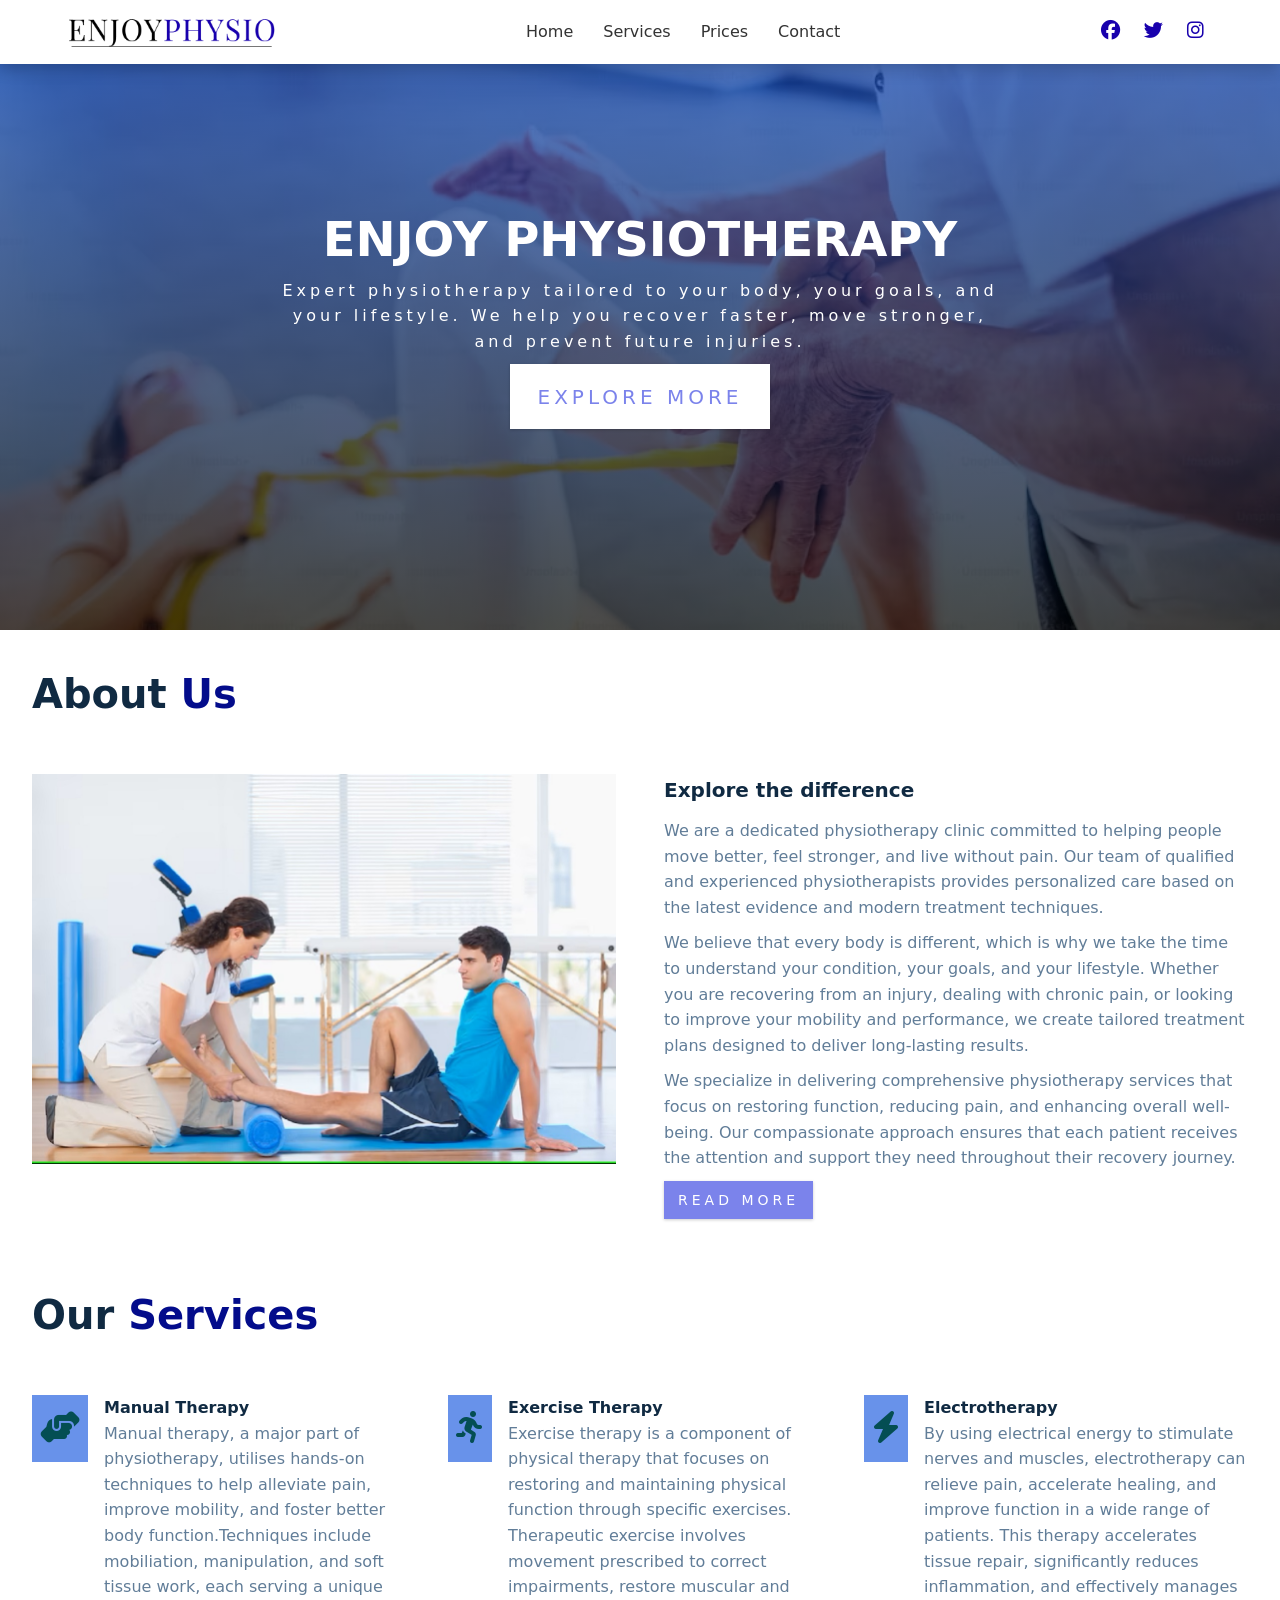
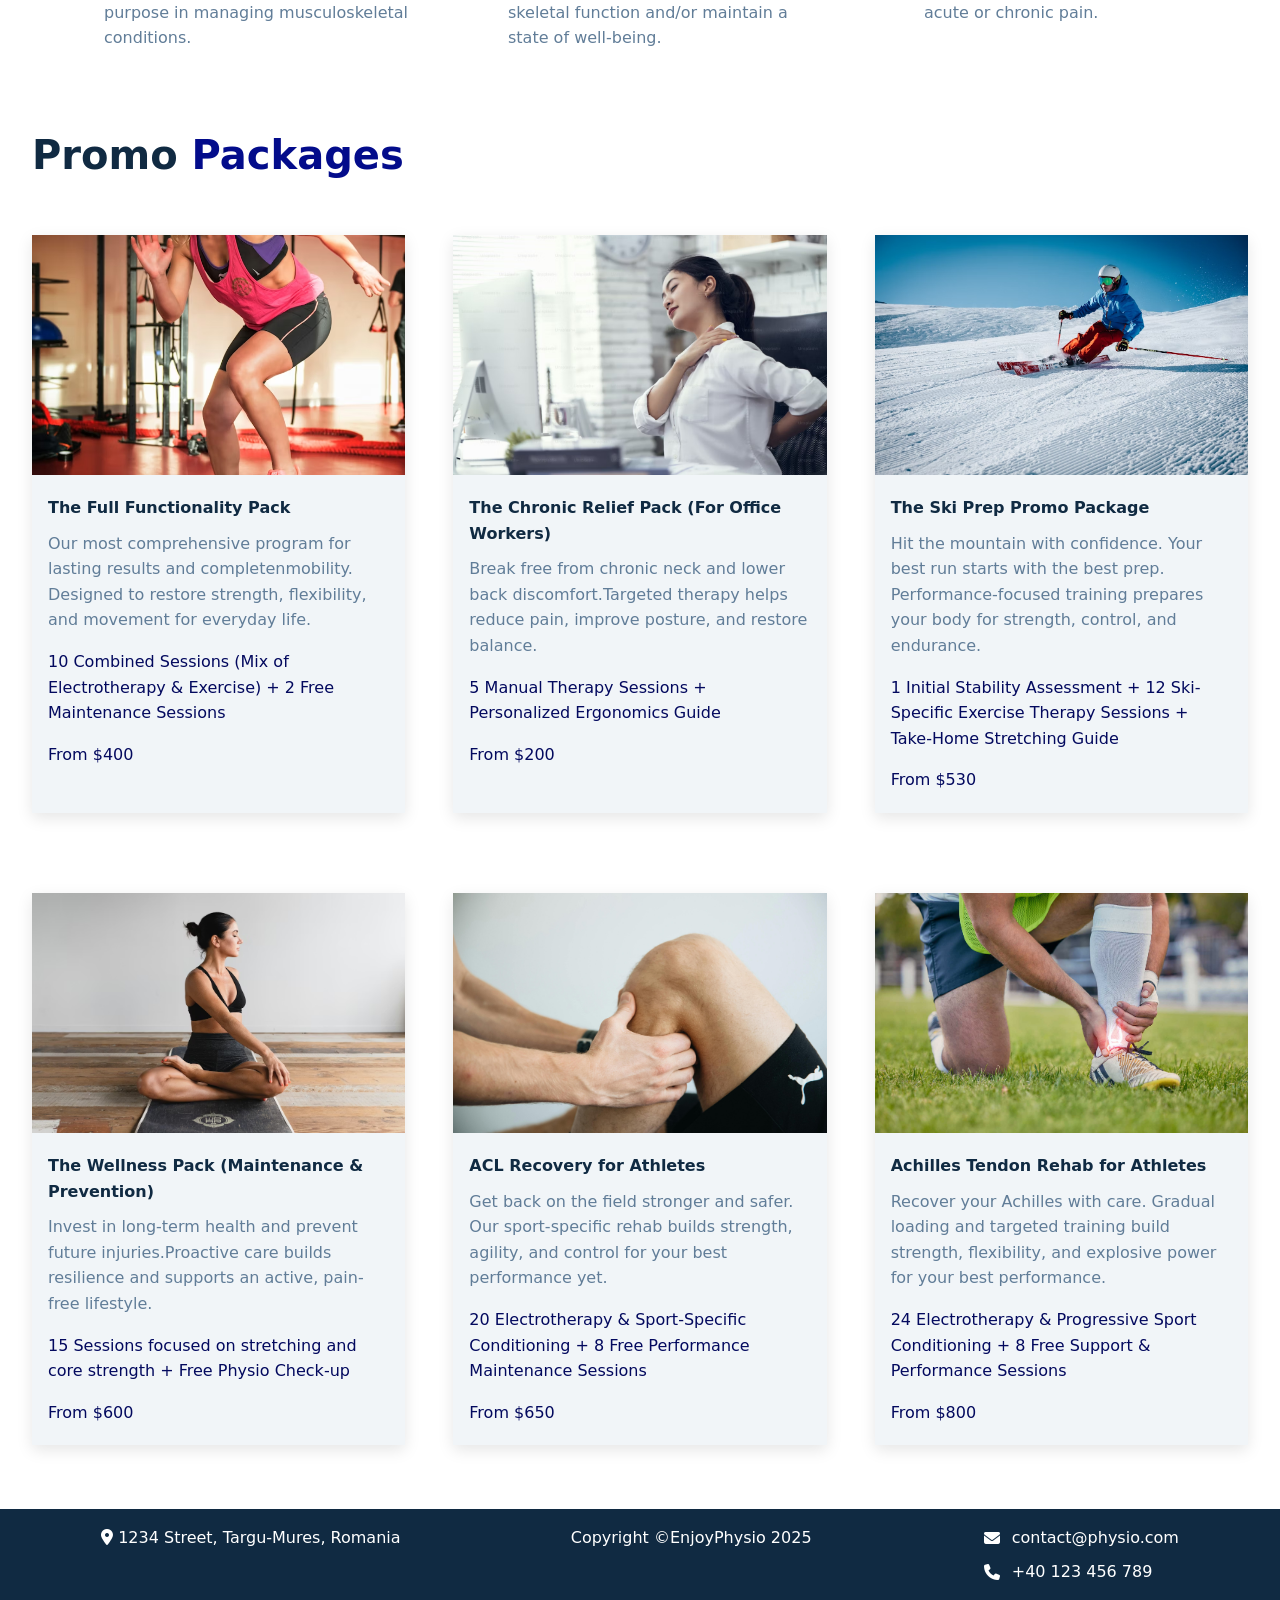
<file: index.html>
<!DOCTYPE html>
<html lang="en">
  <head>
    <meta charset="UTF-8" />
    <meta name="viewport" content="width=device-width, initial-scale=1.0" />
    <title>EnjoyPhysio</title>
    <link rel="icon" type="image/x-icon" href="images/favicon.png" />
    <link
      rel="stylesheet"
      href="https://cdnjs.cloudflare.com/ajax/libs/font-awesome/6.4.0/css/all.min.css"
    />
    <link rel="stylesheet" href="styles.css" />
  </head>
  <body>
    <header class="header">
      <nav class="header__nav">
        <a href="index.html" id="logo" class="header__logo">
          <img
            src="images/image1.png"
            alt="EnjoyPhysio Logo"
            class="header__logo__img"
          />
        </a>
        <ul class="header__menu">
          <li>
            <a href="/">Home</a>
          </li>
          <li>
            <a href="pages/services.html">Services</a>
          </li>
          <li>
            <a href="pages/prices.html">Prices</a>
          </li>
          <li>
            <a href="pages/contact.html">Contact</a>
          </li>
        </ul>
        <ul class="header__icons">
          <li>
            <a
              href="https://www.facebook.com"
              target="_blank"
              rel="noreferrer"
              class="header__icon"
            >
              <i class="fab fa-facebook"></i>
            </a>
          </li>
          <li>
            <a
              href="https://www.twitter.com"
              target="_blank"
              rel="noreferrer"
              class="header__icon"
            >
              <i class="fab fa-twitter"></i>
            </a>
          </li>
          <li>
            <a
              href="https://www.instagram.com"
              target="_blank"
              rel="noreferrer"
              class="header__icon"
            >
              <i class="fa-brands fa-instagram"></i>
            </a>
          </li>
        </ul>
        <button type="button" class="nav-toggle" id="nav-toggle" title="Toggle navigation menu">
          <i class="fas fa-bars"></i>
        </button>
      </nav>
    </header>
    <main id="main">
      <section class="hero" id="home">
        <div class="hero-banner">
          <h1>Enjoy Physiotherapy</h1>
          <p>
            Expert physiotherapy tailored to your body, your goals, and your
            lifestyle. We help you recover faster, move stronger, and prevent
            future injuries.
          </p>
          <a href="#about" class="btn hero__btn">Explore more</a>
        </div>
      </section>
      <section class="section" id="about">
        <div class="section__title">
          <h2>About <span>us</span></h2>
        </div>
        <div class="section__center">
          <div class="section__image">
            <img src="images/physio.jpg" class="about-photo" alt="" />
          </div>
          <article class="section__info">
            <h3>Explore the difference</h3>
            <p>
              We are a dedicated physiotherapy clinic committed to helping
              people move better, feel stronger, and live without pain. Our team
              of qualified and experienced physiotherapists provides
              personalized care based on the latest evidence and modern
              treatment techniques.
            </p>
            <p>
              We believe that every body is different, which is why we take the
              time to understand your condition, your goals, and your lifestyle.
              Whether you are recovering from an injury, dealing with chronic
              pain, or looking to improve your mobility and performance, we
              create tailored treatment plans designed to deliver long-lasting
              results.
            </p>
            <p>
              We specialize in delivering comprehensive physiotherapy services
              that focus on restoring function, reducing pain, and enhancing
              overall well-being. Our compassionate approach ensures that each
              patient receives the attention and support they need throughout
              their recovery journey.
            </p>
            <a href="pages/services.html" class="btn section__btn">Read more</a>
          </article>
        </div>
      </section>
      <section class="section section__services" id="services">
        <div class="section__title">
          <h2>Our <span>services</span></h2>
        </div>
        <div class="services-center">
          <article class="article__service">
            <span class="article__icon"
              ><i class="fas fa-hands-helping"></i
            ></span>
            <div class="article__info">
              <h4 class="article__title">Manual therapy</h4>
              <p class="article__text">
                Manual therapy, a major part of physiotherapy, utilises hands-on
                techniques to help alleviate pain, improve mobility, and foster
                better body function.Techniques include mobiliation,
                manipulation, and soft tissue work, each serving a unique
                purpose in managing musculoskeletal conditions.
              </p>
            </div>
          </article>
          <article class="article__service">
            <span class="article__icon"><i class="fas fa-running"></i></span>
            <div class="article__info">
              <h4 class="article__title">Exercise therapy</h4>
              <p class="article__text">
                Exercise therapy is a component of physical therapy that focuses
                on restoring and maintaining physical function through specific
                exercises. Therapeutic exercise involves movement prescribed to
                correct impairments, restore muscular and skeletal function
                and/or maintain a state of well-being.
              </p>
            </div>
          </article>
          <article class="article__service">
            <span class="article__icon"><i class="fas fa-bolt"></i></span>
            <div class="article__info">
              <h4 class="article__title">Electrotherapy</h4>
              <p class="article__text">
                By using electrical energy to stimulate nerves and muscles,
                electrotherapy can relieve pain, accelerate healing, and improve
                function in a wide range of patients. This therapy accelerates
                tissue repair, significantly reduces inflammation, and
                effectively manages acute or chronic pain.
              </p>
            </div>
          </article>
        </div>
      </section>
      <section class="section packages" >
        <div class="section__title">
          <h2>Promo <span>packages</span></h2>
        </div>
        <div class="featured-center" id="promo">
        </div>
      </section>
    </main>
    <footer class="footer">
      <div class="footer__address">
        <p>
          <i class="fas fa-map-marker-alt"></i> 1234 Street, Targu-Mures,
          Romania
        </p>
      </div>
      <div class="footer__copyright">
        <p>Copyright &copy;EnjoyPhysio <span id="date">2025</span></p>
      </div>
      <div class="footer__contact">
        <ul>
          <li>
            <i class="fas fa-envelope"></i>
            <a href="mailto:contact@physio.com">contact@physio.com</a>
          </li>
          <li><i class="fas fa-phone"></i> +40 123 456 789</li>
        </ul>
      </div>
    </footer>
    <script src="index.js" type="module"></script>
  </body>
</html>
</file>
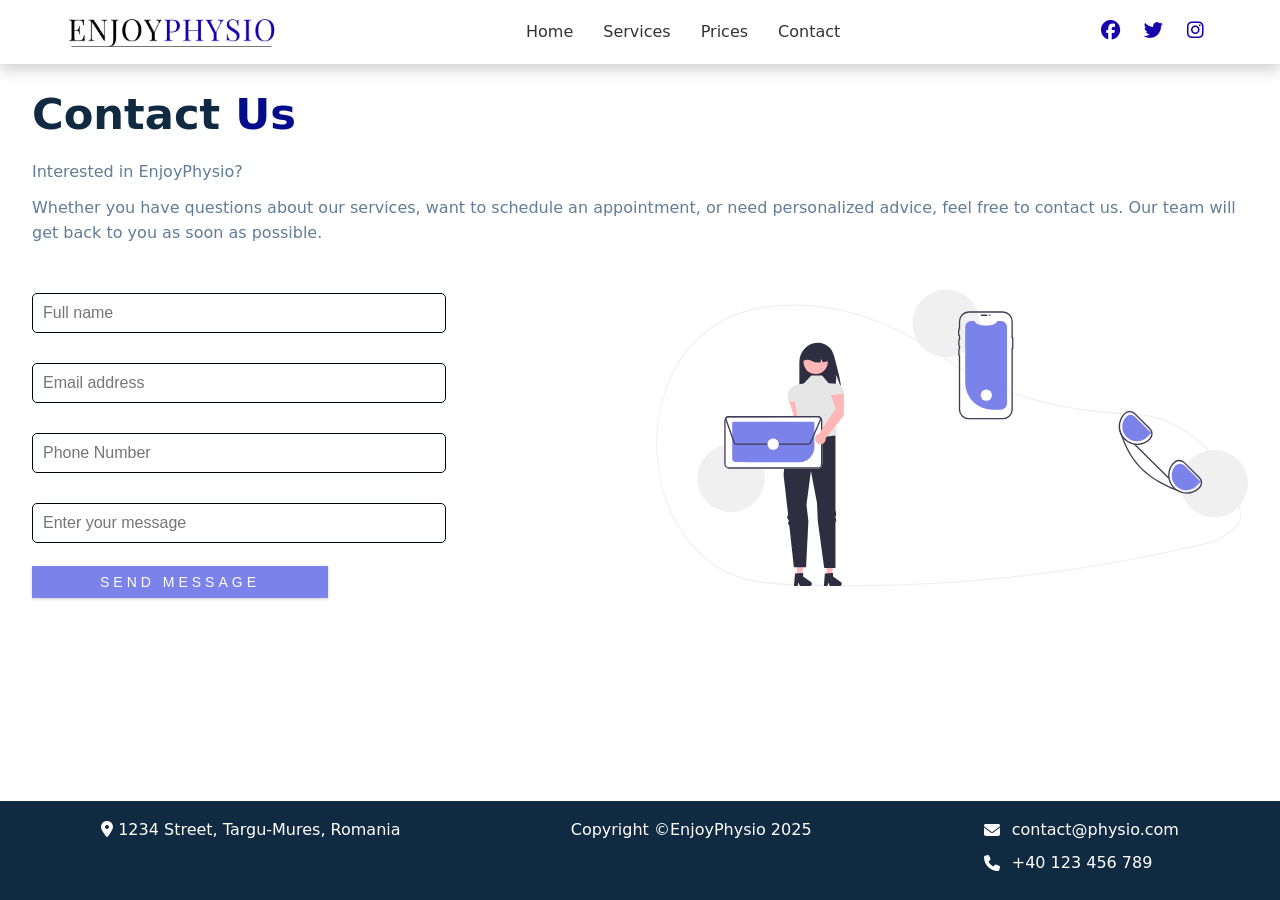
<file: pages/contact.html>
<!DOCTYPE html>
<html lang="en">
  <head>
    <meta charset="UTF-8" />
    <meta name="viewport" content="width=device-width, initial-scale=1.0" />
    <title>EnjoyPhysio Contact</title>
    <link rel="icon" type="image/x-icon" href="../images/favicon.png" />
    <link
      rel="stylesheet"
      href="https://cdnjs.cloudflare.com/ajax/libs/font-awesome/6.4.0/css/all.min.css"
    />
    <link rel="stylesheet" href="../styles.css" />
  </head>
  <body>
    <header class="header">
      <nav class="header__nav">
        <a href="../index.html" id="logo" class="header__logo">
          <img
            src="../images/image1.png"
            alt="EnjoyPhysio Logo"
            class="header__logo__img"
          />
        </a>
        <ul class="header__menu">
          <li>
            <a href="../index.html">Home</a>
          </li>
          <li>
            <a href="services.html">Services</a>
          </li>
          <li>
            <a href="prices.html">Prices</a>
          </li>
          <li>
            <a href="contact.html">Contact</a>
          </li>
        </ul>
        <ul class="header__icons">
          <li>
            <a
              href="https://www.facebook.com"
              target="_blank"
              rel="noreferrer"
              class="header__icon"
            >
              <i class="fab fa-facebook"></i>
            </a>
          </li>
          <li>
            <a
              href="https://www.twitter.com"
              target="_blank"
              rel="noreferrer"
              class="header__icon"
            >
              <i class="fab fa-twitter"></i>
            </a>
          </li>
          <li>
            <a
              href="https://www.squarespace.com"
              target="_blank"
              rel="noreferrer"
              class="header__icon"
            >
              <i class="fa-brands fa-instagram"></i>
            </a>
          </li>
        </ul>
        <button type="button" class="nav-toggle" id="nav-toggle">
          <i class="fas fa-bars"></i>
        </button>
      </nav>
    </header>
    <main id="main">
      <section class="section">
        <div class="section__info section__text">
          <h1 class="section__title">Contact <span>Us</span></h1>
          <p>Interested in EnjoyPhysio?</p>
          <p>
            Whether you have questions about our services, want to schedule an
            appointment, or need personalized advice, feel free to contact us.
            Our team will get back to you as soon as possible.
          </p>
        </div>
        <div class="contact__form">
          <form id="contact-form">
            <label>
              <input type="text" name="fullName" placeholder="Full name" />
            </label>
            <label>
              <input type="text" name="email" placeholder="Email address" />
            </label>
            <label>
              <input type="number" name="fullName" placeholder="Phone Number" />
            </label>
            <label>
              <input
                type="text"
                name="message"
                placeholder="Enter your message"
              />
            </label>
            <button type="button" class="btn btn__message" type="submit">Send Message</button>
          </form>
          <img src="../images/contactt.svg" alt="Contact Us" />
        </div>
      </section>
    </main>
    <footer class="footer">
      <div class="footer__address">
        <p>
          <i class="fas fa-map-marker-alt"></i> 1234 Street, Targu-Mures,
          Romania
        </p>
      </div>
      <div class="footer__copyright">
        <p>Copyright &copy;EnjoyPhysio <span id="date">2025</span></p>
      </div>
      <div class="footer__contact">
        <ul>
          <li>
            <i class="fas fa-envelope"></i>
            <a href="mailto:contact@physio.com">contact@physio.com</a>
          </li>
          <li><i class="fas fa-phone"></i> +40 123 456 789</li>
        </ul>
      </div>
    </footer>
    <script src="../index.js" type="module"></script>
  </body>
</html>
</file>
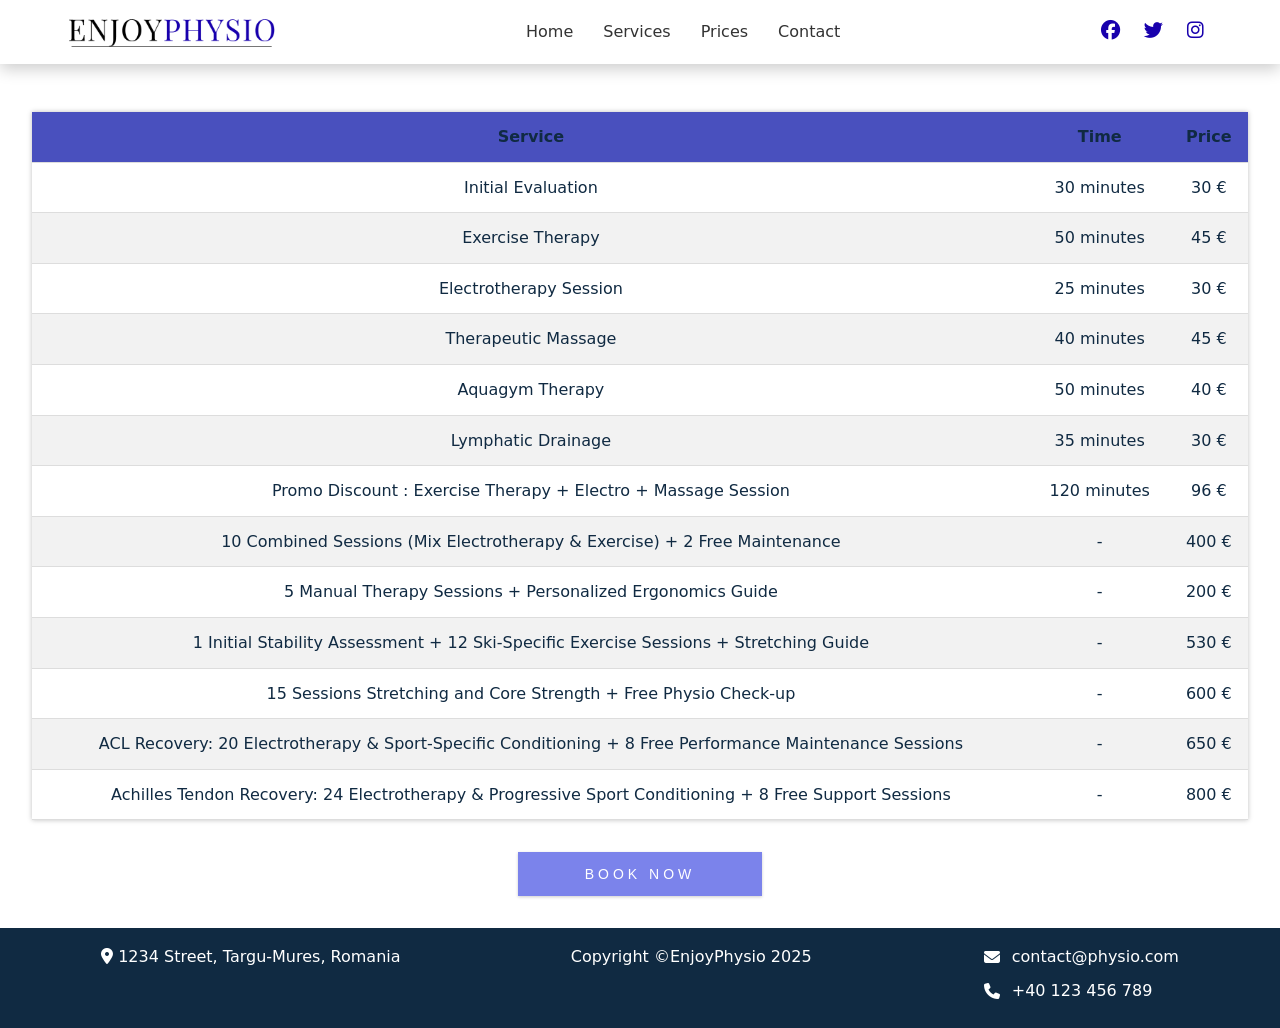
<file: pages/prices.html>
<!DOCTYPE html>
<html lang="en">
  <head>
    <meta charset="UTF-8" />
    <meta name="viewport" content="width=device-width, initial-scale=1.0" />
    <title>EnjoyPhysio Prices</title>
    <link rel="icon" type="image/x-icon" href="../images/favicon.png" />
    <link
      rel="stylesheet"
      href="https://cdnjs.cloudflare.com/ajax/libs/font-awesome/6.4.0/css/all.min.css"
    />
    <link rel="stylesheet" href="../styles.css" />
  </head>
  <body>
    <header class="header">
      <nav class="header__nav">
        <a href="../index.html" id="logo" class="header__logo">
          <img
            src="../images/image1.png"
            alt="EnjoyPhysio Logo"
            class="header__logo__img"
          />
        </a>
        <ul class="header__menu">
          <li>
            <a href="../index.html">Home</a>
          </li>
          <li>
            <a href="services.html">Services</a>
          </li>
          <li>
            <a href="prices.html">Prices</a>
          </li>
          <li>
            <a href="contact.html">Contact</a>
          </li>
        </ul>
        <ul class="header__icons">
          <li>
            <a
              href="https://www.facebook.com"
              target="_blank"
              rel="noreferrer"
              class="header__icon"
            >
              <i class="fab fa-facebook"></i>
            </a>
          </li>
          <li>
            <a
              href="https://www.twitter.com"
              target="_blank"
              rel="noreferrer"
              class="header__icon"
            >
              <i class="fab fa-twitter"></i>
            </a>
          </li>
          <li>
            <a
              href="https://www.squarespace.com"
              target="_blank"
              rel="noreferrer"
              class="header__icon"
            >
              <i class="fa-brands fa-instagram"></i>
            </a>
          </li>
        </ul>
        <button type="button" class="nav-toggle" id="nav-toggle">
          <i class="fas fa-bars"></i>
        </button>
      </nav>
    </header>
    <main id="main">
      <section class="section section__container">
        <table class="section__table">
          <thead>
            <tr>
              <th>Service</th>
              <th>Time</th>
              <th>Price</th>
            </tr>
          </thead>
          <tbody>
            <tr>
              <td>Initial Evaluation</td>
              <td>30 minutes</td>
              <td>30 €</td>
            </tr>
            <tr>
              <td>Exercise Therapy</td>
              <td>50 minutes</td>
              <td>45 €</td>
            </tr>
            <tr>
              <td>Electrotherapy Session</td>
              <td>25 minutes</td>
              <td>30 €</td>
            </tr>
            <tr>
              <td>Therapeutic Massage</td>
              <td>40 minutes</td>
              <td>45 €</td>
            </tr>
            <tr>
              <td>Aquagym Therapy</td>
              <td>50 minutes</td>
              <td>40 €</td>
            </tr>
            <tr>
              <td>Lymphatic Drainage</td>
              <td>35 minutes</td>
              <td>30 €</td>
            </tr>
            <tr class="table__row__discount">
              <td>Promo Discount : Exercise Therapy + Electro + Massage Session</td>
              <td>120 minutes</td>
              <td><span id="discount"></span> €</td>
            </tr>
            <tr>
              <td>
                10 Combined Sessions (Mix Electrotherapy & Exercise) + 2 Free
                Maintenance
              </td>
              <td>-</td>
              <td>400 €</td>
            </tr>
            <tr>
              <td>5 Manual Therapy Sessions + Personalized Ergonomics Guide</td>
              <td>-</td>
              <td>200 €</td>
            </tr>
            <tr>
              <td>
                1 Initial Stability Assessment + 12 Ski-Specific Exercise
                Sessions + Stretching Guide
              </td>
              <td>-</td>
              <td>530 €</td>
            </tr>
            <tr>
              <td>
                15 Sessions Stretching and Core Strength + Free Physio Check-up
              </td>
              <td>-</td>
              <td>600 €</td>
            </tr>
            <tr>
              <td>
                ACL Recovery: 20 Electrotherapy & Sport-Specific Conditioning +
                8 Free Performance Maintenance Sessions
              </td>
              <td>-</td>
              <td>650 €</td>
            </tr>
            <tr>
              <td>
                Achilles Tendon Recovery: 24 Electrotherapy & Progressive Sport
                Conditioning + 8 Free Support Sessions
              </td>
              <td>-</td>
              <td>800 €</td>
            </tr>
          </tbody>
        </table>
        <button type="button" class="btn btn__book">Book Now</button>
      </section>
    </main>
    <footer class="footer">
      <div class="footer__address">
        <p>
          <i class="fas fa-map-marker-alt"></i> 1234 Street, Targu-Mures,
          Romania
        </p>
      </div>
      <div class="footer__copyright">
        <p>Copyright &copy;EnjoyPhysio <span id="date">2025</span></p>
      </div>
      <div class="footer__contact">
        <ul>
          <li>
            <i class="fas fa-envelope"></i>
            <a href="mailto:contact@physio.com">contact@physio.com</a>
          </li>
          <li><i class="fas fa-phone"></i> +40 123 456 789</li>
        </ul>
      </div>
    </footer>
    <script src="../index.js" type="module"></script>
  </body>
</html>
</file>
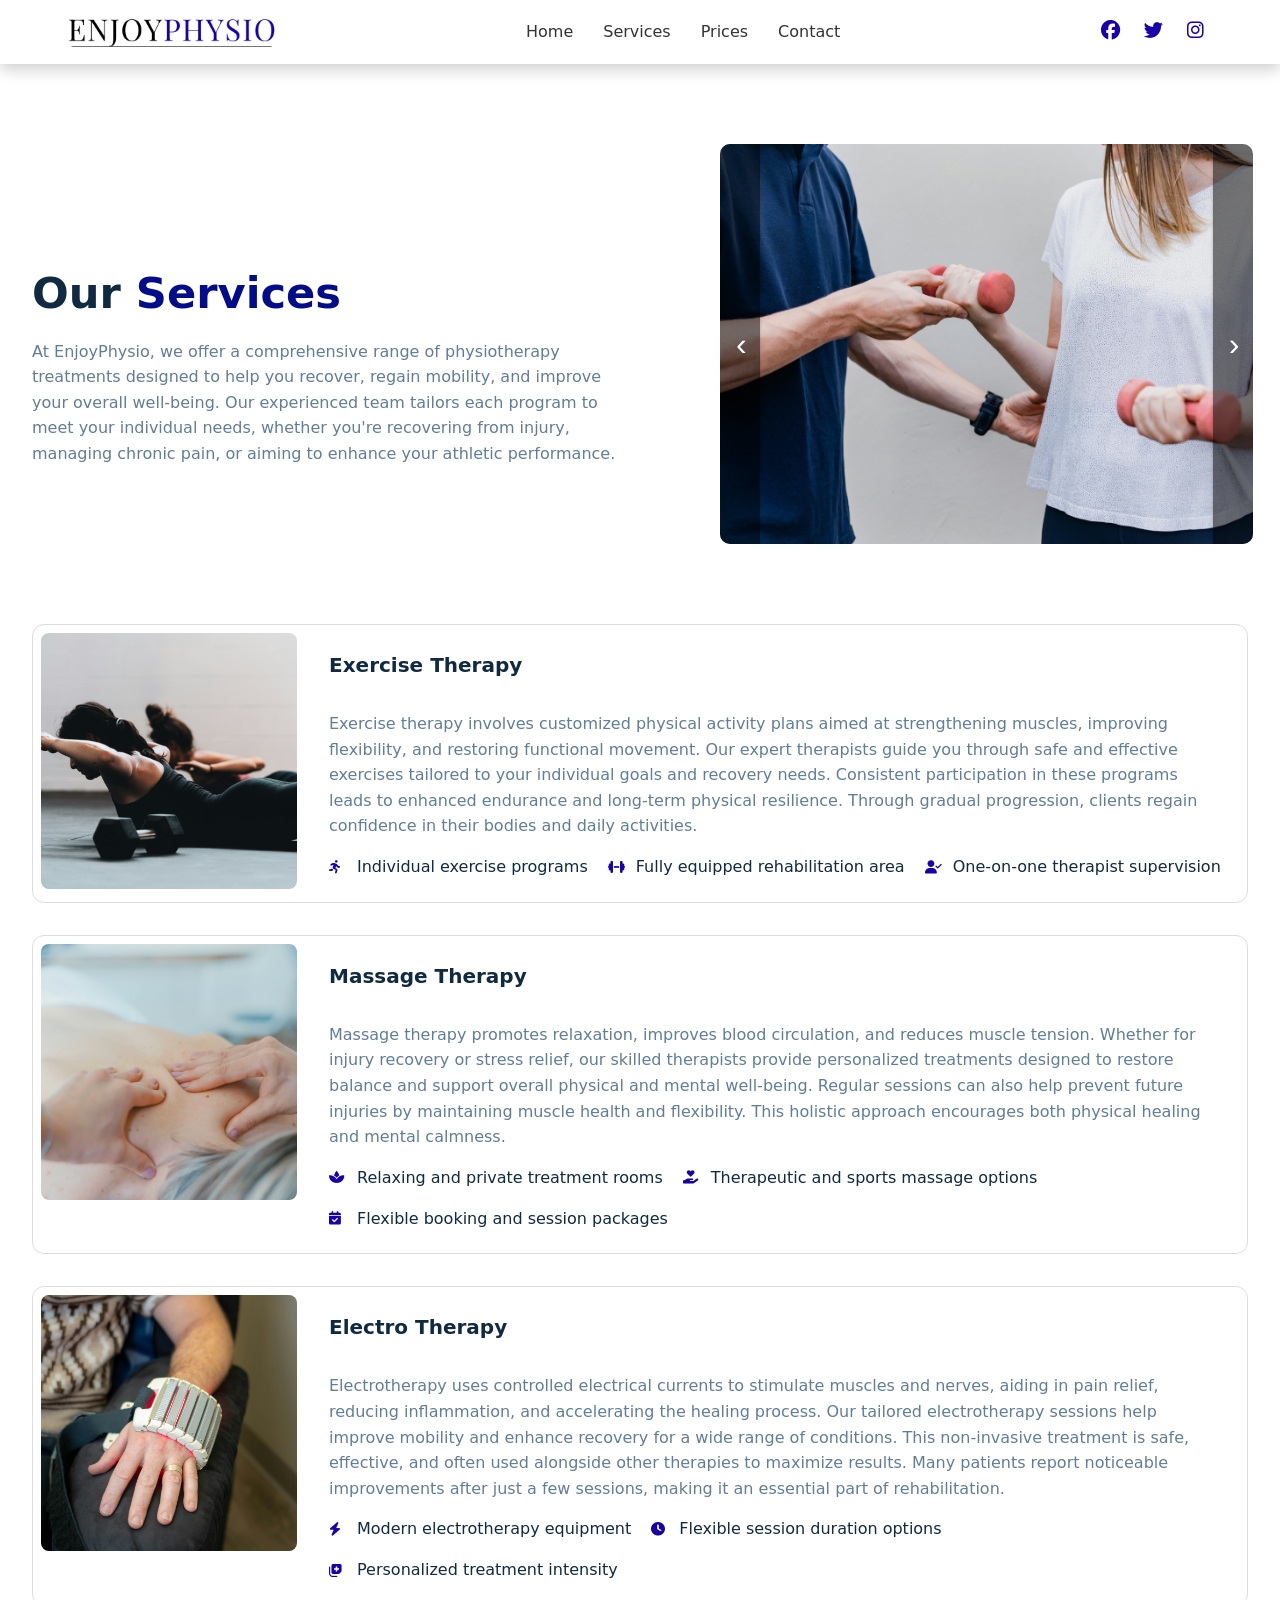
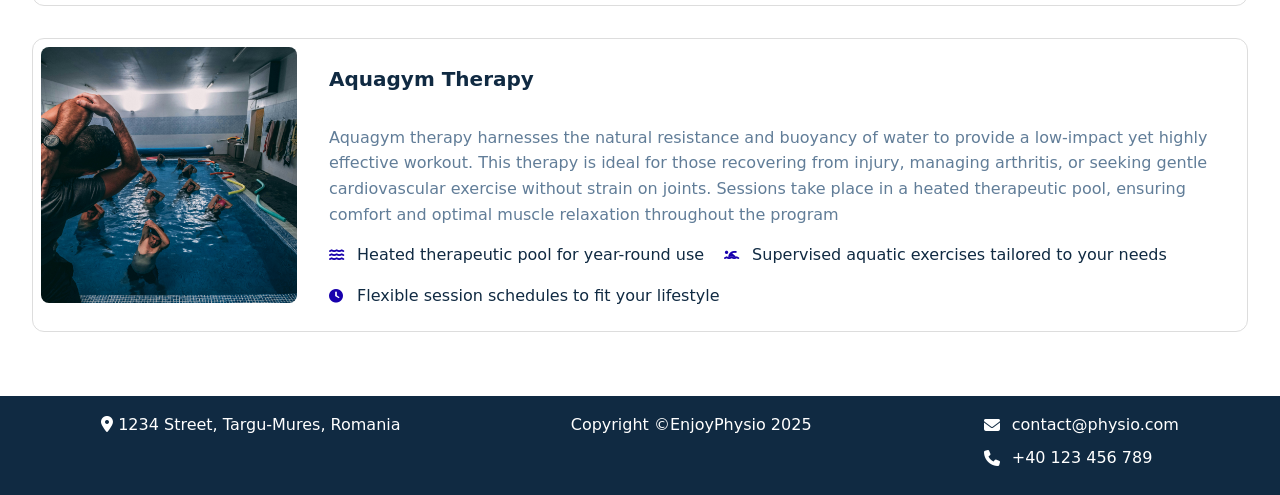
<file: pages/services.html>
<!DOCTYPE html>
<html lang="en">
  <head>
    <meta charset="UTF-8" />
    <meta name="viewport" content="width=device-width, initial-scale=1.0" />
    <title>EnjoyPhysio Services</title>
    <link rel="icon" type="image/x-icon" href="../images/favicon.png" />
    <link
      rel="stylesheet"
      href="https://cdnjs.cloudflare.com/ajax/libs/font-awesome/6.4.0/css/all.min.css"
    />
    <link rel="stylesheet" href="../styles.css" />
  </head>
  <body>
    <header class="header">
      <nav class="header__nav">
        <a href="../index.html" id="logo" class="header__logo">
          <img
            src="../images/image1.png"
            alt="EnjoyPhysio Logo"
            class="header__logo__img"
          />
        </a>
        <ul class="header__menu">
          <li>
            <a href="../index.html">Home</a>
          </li>
          <li>
            <a href="services.html">Services</a>
          </li>
          <li>
            <a href="prices.html">Prices</a>
          </li>
          <li>
            <a href="contact.html">Contact</a>
          </li>
        </ul>
        <ul class="header__icons">
          <li>
            <a
              href="https://www.facebook.com"
              target="_blank"
              rel="noreferrer"
              class="header__icon"
            >
              <i class="fab fa-facebook"></i>
            </a>
          </li>
          <li>
            <a
              href="https://www.twitter.com"
              target="_blank"
              rel="noreferrer"
              class="header__icon"
            >
              <i class="fab fa-twitter"></i>
            </a>
          </li>
          <li>
            <a
              href="https://www.squarespace.com"
              target="_blank"
              rel="noreferrer"
              class="header__icon"
            >
              <i class="fa-brands fa-instagram"></i>
            </a>
          </li>
        </ul>
        <button type="button" class="nav-toggle" id="nav-toggle">
          <i class="fas fa-bars"></i>
        </button>
      </nav>
    </header>
    <main id="main">
      <section class="section hero__services">
        <div class="hero__services__container">
          <div class="section__info section__text">
            <h1 class="section__title">Our <span>Services</span></h1>
            <p>
              At EnjoyPhysio, we offer a comprehensive range of physiotherapy
              treatments designed to help you recover, regain mobility, and
              improve your overall well-being. Our experienced team tailors each
              program to meet your individual needs, whether you're recovering
              from injury, managing chronic pain, or aiming to enhance your
              athletic performance.
            </p>
          </div>
          <div class="images__container">
            <div class="carousel-items">
              <img src="../images/physicaltherapy.jpg" alt="Physical Therapy" />
              <img src="../images/electrotherapy.jpg" alt="Electro Therapy" />
              <img src="../images/manualtherapy.jpg" alt="Manual Therapy" />
              <img src="../images/taping.jpg" alt="Kinesio Taping" />
              <img
                src="../images/electric-impulse.jpg"
                alt="Knee Electrotherapy"
              />
              <img src="../images/aquatherapy.jpg" alt="Aqua Therapy" />
              <img
                src="../images/shoulder-therapy.jpg"
                alt="Shoulder Therapy"
              />
            </div>
            <button type="button" class="btn prev">‹</button>
            <button type="button" class="btn next">›</button>
          </div>
        </div>
      </section>
      <section class="section">
        <ul class="section__service__cards">
          <li class="service__card">
            <div class="service__card__image">
              <img src="../images/service1.jpg" alt="Exercise Therapy" />
            </div>
            <div class="service__card__text section__info">
              <h3>Exercise Therapy</h3>
              <p>
                Exercise therapy involves customized physical activity plans
                aimed at strengthening muscles, improving flexibility, and
                restoring functional movement. Our expert therapists guide you
                through safe and effective exercises tailored to your individual
                goals and recovery needs. Consistent participation in these
                programs leads to enhanced endurance and long-term physical
                resilience. Through gradual progression, clients regain
                confidence in their bodies and daily activities.
              </p>

              <ul class="service__card__text-amenities">
                <li>
                  <span class="amenities__icon"
                    ><i class="fas fa-running"></i
                  ></span>
                  <span>Individual exercise programs</span>
                </li>
                <li>
                  <span class="amenities__icon"
                    ><i class="fas fa-dumbbell"></i
                  ></span>
                  <span>Fully equipped rehabilitation area</span>
                </li>
                <li>
                  <span class="amenities__icon"
                    ><i class="fas fa-user-check"></i
                  ></span>
                  <span>One-on-one therapist supervision</span>
                </li>
              </ul>
            </div>
          </li>
          <li class="service__card">
            <div class="service__card__image">
              <img src="../images/service2.jpg" alt="Manual Therapy" />
            </div>
            <div class="service__card__text section__info">
              <h3>Massage Therapy</h3>
              <p>
                Massage therapy promotes relaxation, improves blood circulation,
                and reduces muscle tension. Whether for injury recovery or
                stress relief, our skilled therapists provide personalized
                treatments designed to restore balance and support overall
                physical and mental well-being. Regular sessions can also help
                prevent future injuries by maintaining muscle health and
                flexibility. This holistic approach encourages both physical
                healing and mental calmness.
              </p>
              <ul class="service__card__text-amenities">
                <li>
                  <span class="amenities__icon"
                    ><i class="fas fa-spa"></i
                  ></span>
                  <span>Relaxing and private treatment rooms</span>
                </li>
                <li>
                  <span class="amenities__icon"
                    ><i class="fas fa-hand-holding-heart"></i
                  ></span>
                  <span>Therapeutic and sports massage options</span>
                </li>
                <li>
                  <span class="amenities__icon"
                    ><i class="fas fa-calendar-check"></i
                  ></span>
                  <span>Flexible booking and session packages</span>
                </li>
              </ul>
            </div>
          </li>
          <li class="service__card">
            <div class="service__card__image">
              <img src="../images/electrotherapy.jpg" alt="Electro Therapy" />
            </div>
            <div class="service__card__text section__info">
              <h3>Electro Therapy</h3>
              <p>
                Electrotherapy uses controlled electrical currents to stimulate
                muscles and nerves, aiding in pain relief, reducing
                inflammation, and accelerating the healing process. Our tailored
                electrotherapy sessions help improve mobility and enhance
                recovery for a wide range of conditions. This non-invasive
                treatment is safe, effective, and often used alongside other
                therapies to maximize results. Many patients report noticeable
                improvements after just a few sessions, making it an essential
                part of rehabilitation.
              </p>
              <ul class="service__card__text-amenities">
                <li>
                  <span class="amenities__icon"
                    ><i class="fas fas fa-bolt"></i
                  ></span>
                  <span>Modern electrotherapy equipment</span>
                </li>
                <li>
                  <span class="amenities__icon"
                    ><i class="fas fa-clock"></i
                  ></span>
                  <span>Flexible session duration options</span>
                </li>
                <li>
                  <span class="amenities__icon"
                    ><i class="fas fa-notes-medical"></i
                  ></span>
                  <span>Personalized treatment intensity</span>
                </li>
              </ul>
            </div>
          </li>
          <li class="service__card">
            <div class="service__card__image">
              <img src="../images/aquatherapy.jpg" alt="Aqua Therapy" />
            </div>
            <div class="service__card__text section__info">
              <h3>Aquagym Therapy</h3>
              <p>
                Aquagym therapy harnesses the natural resistance and buoyancy of
                water to provide a low-impact yet highly effective workout. This
                therapy is ideal for those recovering from injury, managing
                arthritis, or seeking gentle cardiovascular exercise without
                strain on joints. Sessions take place in a heated therapeutic
                pool, ensuring comfort and optimal muscle relaxation throughout
                the program
              </p>
              <ul class="service__card__text-amenities">
                <li>
                  <span class="amenities__icon"
                    ><i class="fas fa-water"></i
                  ></span>
                  <span>Heated therapeutic pool for year-round use</span>
                </li>
                <li>
                  <span class="amenities__icon"
                    ><i class="fas fa-swimmer"></i
                  ></span>
                  <span>Supervised aquatic exercises tailored to your needs</span>
                </li>
                <li>
                  <span class="amenities__icon"
                    ><i class="fas fa-clock"></i
                  ></span>
                  <span>Flexible session schedules to fit your lifestyle</span>
                </li>
              </ul>
            </div>
          </li>
        </ul>
      </section>
    </main>
    <footer class="footer">
      <div class="footer__address">
        <p>
          <i class="fas fa-map-marker-alt"></i> 1234 Street, Targu-Mures,
          Romania
        </p>
      </div>
      <div class="footer__copyright">
        <p>Copyright &copy;EnjoyPhysio <span id="date">2025</span></p>
      </div>
      <div class="footer__contact">
        <ul>
          <li>
            <i class="fas fa-envelope"></i>
            <a href="mailto:contact@physio.com">contact@physio.com</a>
          </li>
          <li><i class="fas fa-phone"></i> +40 123 456 789</li>
        </ul>
      </div>
    </footer>
    <script src="../index.js" type="module"></script>
  </body>
</html>
</file>
<file: styles.css>
* {
  margin: 0;
  padding: 0;
  box-sizing: border-box;
}
html {
  scroll-behavior: smooth;
  height: 100%;
}
#main {
  flex: 1;
}
body {
  width: 100%;
  margin: 0;
  padding: 0;
  min-height: 100vh;
  font-family: system-ui, -apple-system, BlinkMacSystemFont, Segoe UI, Roboto,
    Oxygen, Ubuntu, Cantarell, Open Sans, Helvetica Neue, sans-serif;
  font-size: 16px;
  font-weight: 400;
  line-height: 1.6;
  color: #102a42;
  display: flex;
  flex-direction: column;
  height: 100%;
}

.header {
  display: flex;
  background: #fff;
  margin: 0;
  width: 100%;
  align-items: center;
  position: fixed;
  top: 0;
  left: 0;
  right: 0;
  z-index: 9999;
  height: 4rem;
  box-shadow: 0 5px 15px #0003;
}
.header__nav {
  width: 90%;
  max-width: 1400px;
  margin: 0 auto;
  display: flex;
  justify-content: space-between;
  align-items: center;
  height: 100%;
}

.header__logo__img {
  height: 4rem;
  display: block;
}

.header__menu {
  display: flex;
  list-style-type: none;
}
.header__menu li {
  margin: 0 15px;
}
.header__menu a {
  text-decoration: none;
  color: #333;
  font-weight: 500;
}
.header__menu a:hover {
  color: #1800ad;
  font-weight: 500;
}
.header__icons {
  display: flex;
  list-style-type: none;
}

.header__icons li {
  margin-left: 0.75rem;
  margin: 0 12px;
}

.header__icons .header__icon i {
  color: #1800ad;
  font-size: 1.2rem;
}

.nav-toggle {
  display: none;
}

.section {
  padding: 2rem 0;
  width: 95vw;
  margin: 0 auto;
  max-width: 1400px;
}

.hero {
  min-height: 70vh;
  display: flex;
  justify-content: center;
  align-items: center;
  background: #547792;
}

.hero-banner {
  text-align: center;
  color: white;
  padding: 0 3rem;
}

.hero-banner h1 {
  text-transform: uppercase;
  font-size: 3rem;
}

.hero-banner p {
  max-width: 35rem;
  margin-left: auto;
  margin-right: auto;
  color: white;
  letter-spacing: 0.25rem;
}
.btn {
  text-transform: uppercase;
  background: #7b83eb;
  color: white;
  padding: 0.375rem 0.75rem;
  letter-spacing: 0.25rem;
  display: inline-block;
  transition: all 0.3s linear;
  font-size: 0.875rem;
  text-decoration: none;
  border: 2px solid transparent;
  cursor: pointer;
  box-shadow: 0 1px 3px rgba(0, 0, 0, 0.2);
}

.btn:hover {
  background: #4950be;
}

.hero__btn {
  padding: 0.9rem 1.6rem;
  font-size: 1.25rem;
  background: white;
  color: #7b83eb;
  text-decoration: none;
  margin-top: 10px;
}

.hero__btn:hover {
  background: transparent;
  color: white;
  border: 2px solid white;
}

.section__title h2 {
  text-transform: capitalize;
  margin-bottom: 3rem;
}
h1 {
  font-size: 2.7rem;
}
h2 {
  font-size: 2.5rem;
}

.section__title span {
  color: #030c8b;
}

.section__center {
  column-gap: 3rem;
  display: grid;
  grid-template-columns: 1fr 1fr;
}

.section__image {
  position: relative;
}

.about-photo {
  display: block;
  width: 100%;
}

.section__info p {
  color: #617d98;
  margin: 10px 0;
}

h3 {
  font-size: 1.25rem;
  margin-bottom: 0.75rem;
}

@media screen and (min-width: 768px) {
  .hero {
    background: linear-gradient(#0843c0b3, rgba(0, 0, 0, 0.7)),
      url("./images/physiotherapy.png") center/cover no-repeat;
  }
  .hero-banner {
    padding: 0;
  }
  .hero-banner p {
    max-width: 45rem;
  }
}

.footer {
  background: #102a42;
  padding: 1rem;
  display: flex;
  justify-content: space-around;
  color: white;
}
.footer__contact ul {
  list-style: none;
  padding: 0;
  margin: 0;
}

.footer__contact li {
  display: flex;
  align-items: center;
  margin-bottom: 8px;
}

.footer__contact li i {
  margin-right: 10px;
  min-width: 20px;
  text-align: center;
}

.footer__contact a {
  color: white;
  text-decoration: none;
}

.services-center {
  display: grid;
  grid-template-columns: 1fr 1fr 1fr;
  gap: 2rem;
  margin: 0 auto;
  max-width: 1400px;
}

.article__service {
  display: flex;
  text-align: left;
}

.article__icon {
  align-self: start;
  background: #2964e2b3;
  color: #044e53;
  display: inline-block;
  font-size: 2rem;
  margin-bottom: 1.5rem;
  padding: 0.5rem;
}

.article__info {
  padding-left: 1rem;
  margin-bottom: 0.5rem;
}
.article__info h4 {
  text-transform: capitalize;
}
.article__text {
  margin-left: auto;
  margin-right: auto;
  max-width: 24rem;
  color: #617d98;
}

.featured-center {
  display: grid;
  grid-template-columns: 1fr 1fr 1fr;
  gap: 3rem;
  margin: 0 auto;
  max-width: 1400px;
}

.section__card {
  background: #f1f5f8;
  box-shadow: 0 5px 15px #0000001a;
  margin-bottom: 2rem;
  transition: all 0.3s linear;
}

.section__card:hover {
  box-shadow: 0 5px 15px rgba(0, 0, 0, 0.2);
  transform: scale(1.02);
}

.section__card__container {
  position: relative;
}

.section__card__img {
  display: block;
  width: 100%;
  height: 15rem;
  object-fit: cover;
}

.section__card__info {
  padding: 1.25rem 1rem;
}

.section__card__title {
  display: flex;
  flex-wrap: wrap;
  justify-content: space-between;
  margin-bottom: 10px;
}

.section__card__footer {
  font-weight: 500;
  color: #03095e;
  margin-top: 1rem;
}

.section__card__title ~ p {
  color: #617d98;
}

.section__card__footer p:nth-of-type(2) {
  margin-top: 1rem;
}

/* services page */
.carousel-items {
  display: flex;
  transition: transform 0.5s ease-in-out;
  width: 100%;
  height: 100%;
}
.carousel-items img {
  width: 100%;
  height: 100%;
  object-fit: cover;
  display: block;
}
.hero__services {
  margin-top: 7rem;
}
.images__container {
  position: relative;
  width: 90%;
  height: 400px;
  overflow: hidden;
  max-width: 800px;
  border-radius: 10px;
  margin-left: 4rem;
}
.btn.prev,
.btn.next {
  position: absolute;
  top: 50%;
  transform: translateY(-50%);
  background-color: rgba(0, 0, 0, 0.5);
  color: white;
  border: none;
  font-size: 2rem;
  padding: 0 1rem;
  cursor: pointer;
  z-index: 10;
  height: 100%;
  width: 40px;
}

.btn.prev:hover,
.btn.next:hover {
  background-color: rgba(0, 0, 0, 0.8);
}

.prev {
  left: 0;
}

.next {
  right: 0;
}

.hero__services__container {
  display: grid;
  grid-template-columns: 1fr 1fr;
  gap: 2rem;
  align-items: center;
}

.service__card {
  display: flex;
  gap: 1rem;
  margin: 1rem 0 2rem 0;
  border: 1px solid #ddd;
  border-radius: 0.75rem;
  padding: 0.5rem;
  align-items: flex-start;
  transition:  0.3s linear;
}
.service__card__image {
  width: 16rem;
  height: 16rem;
  flex-shrink: 0;
}
.service__card__image img {
  width: 100%;
  display: block;
  object-fit: cover;
  border-radius: 0.5rem;
  height: 100%;
}

.service__card__text {
  display: flex;
  flex-wrap: wrap;
  padding: 1rem;
  gap: 0.5rem;
  margin: 0;
}

.service__card__text-amenities {
  display: flex;
  gap: 1.25rem;
  flex-wrap: wrap;
  margin: 0;
  padding: 0;
}
.service__card__text-amenities li {
  display: flex;
  gap: 0.5rem;
  line-height: 1.3;
  align-items: center;
  justify-content: center;
  flex-wrap: nowrap;
}
.amenities__icon {
  min-width: 20px;
  color: #1800ad;
  display: inline-block;
  font-size: 0.85rem;
}
.service__card:hover{
  box-shadow: 0 5px 15px rgba(0, 0, 0, 0.2);
  transform: scale(1.02);
}
/*prices*/
.section__table{
  border-collapse: collapse;
  width: 100%;
  box-shadow: 0 0 5px rgba(0, 0, 0, .25);
  margin: 5rem 0 2rem 0;
}

table th, table td {
  font-size: 1rem;
  padding: 0.75rem;
  text-align: center;
   border-bottom: 1px solid #ddd;
}
tbody tr:nth-child(even){
  background-color: #f2f2f2;
}
thead tr {
  background-color: #4950be;
}
tbody tr:hover{
  background-color: #4950be;
  color: white;
}
.section__container{
  display: flex;
  flex-direction: column;
  align-items: center;
}
.btn__book{
  width: 20%;
  padding: 0.75rem;
}
.table__row__discount{
  font-weight: 500;
}
/*contact us page css*/
.section__text {
  margin-top: 3rem;
}
.contact__form {
  display: grid;
  grid-template-columns: 1fr 1fr;
  gap: 2rem;
  margin: 2rem 0;
}

.contact__form img {
  height: 20rem;
  max-width: 100%;
}

#contact-form {
  display: grid;
  grid-template-columns: 1fr;
}

#contact-form label {
  display: block;
  position: relative;
}

#contact-form input {
  margin: 15px 0;
  font-size: 16px;
  padding: 10px;
  width: 70%;
  border: 1px solid rgb(0, 7, 7);
  color: black;
  border-radius: 5px;
}

.btn__message {
  width: 50%;
  margin-top: 0.5rem;
}

@media (max-width: 1024px) {
  body {
    font-size: 16px;
    line-height: 1.5;
  }
  .section__center {
    display: block;
  }
  .hero-banner h1 {
    font-size: 2rem;
  }
  .services-center {
    grid-template-columns: 1fr 1fr;
  }
  .featured-center {
    grid-template-columns: 1fr 1fr;
  }
  .section__info {
    margin-top: 2rem;
  }
  .service__card {
    flex-direction: column;
  }
  .service__card__text {
    margin: 0;
  }
  .service__card__image {
    width: 100%;
  }
 
}

@media (max-width: 480px) {
  body {
    font-size: 13px;
    line-height: 1.4;
  }
  h2 {
    font-size: 2rem;
  }
  .header__menu {
    display: none;
  }
  .header__icons {
    display: none;
  }
  .nav-toggle {
    display: block;
    background: #0000;
    border: none;
    color: #1800ad;
    cursor: pointer;
    font-size: 1.5rem;
    outline: none;
  }
  .services-center {
    grid-template-columns: 1fr;
  }
  .featured-center {
    grid-template-columns: 1fr;
  }
  .hero {
    margin-top: 3rem;
  }
  .hero__btn {
    font-size: 1rem;
  }
  .footer {
    display: block;
    text-align: center;
  }
  .footer__contact li {
    display: block;
  }
  .footer div {
    margin-top: 0.5rem;
  }

  /* contact*/
  .contact__form img {
    display: none;
  }
  .contact__form {
    display: block;
    padding: 1rem;
  }
  /*service*/
  .service__card {
    flex-direction: column;
  }
  .service__card__text {
    margin: 0;
  }
  .service__card__image {
    width: 100%;
  }
  .hero__services {
    margin-top: 6rem;
    padding: 0;
  }
  .hero__services__container {
    display: block;
  }
  .images__container {
    display: none;
  }
  table th, table td{
    font-size: 14px;
  }
}
</file>
